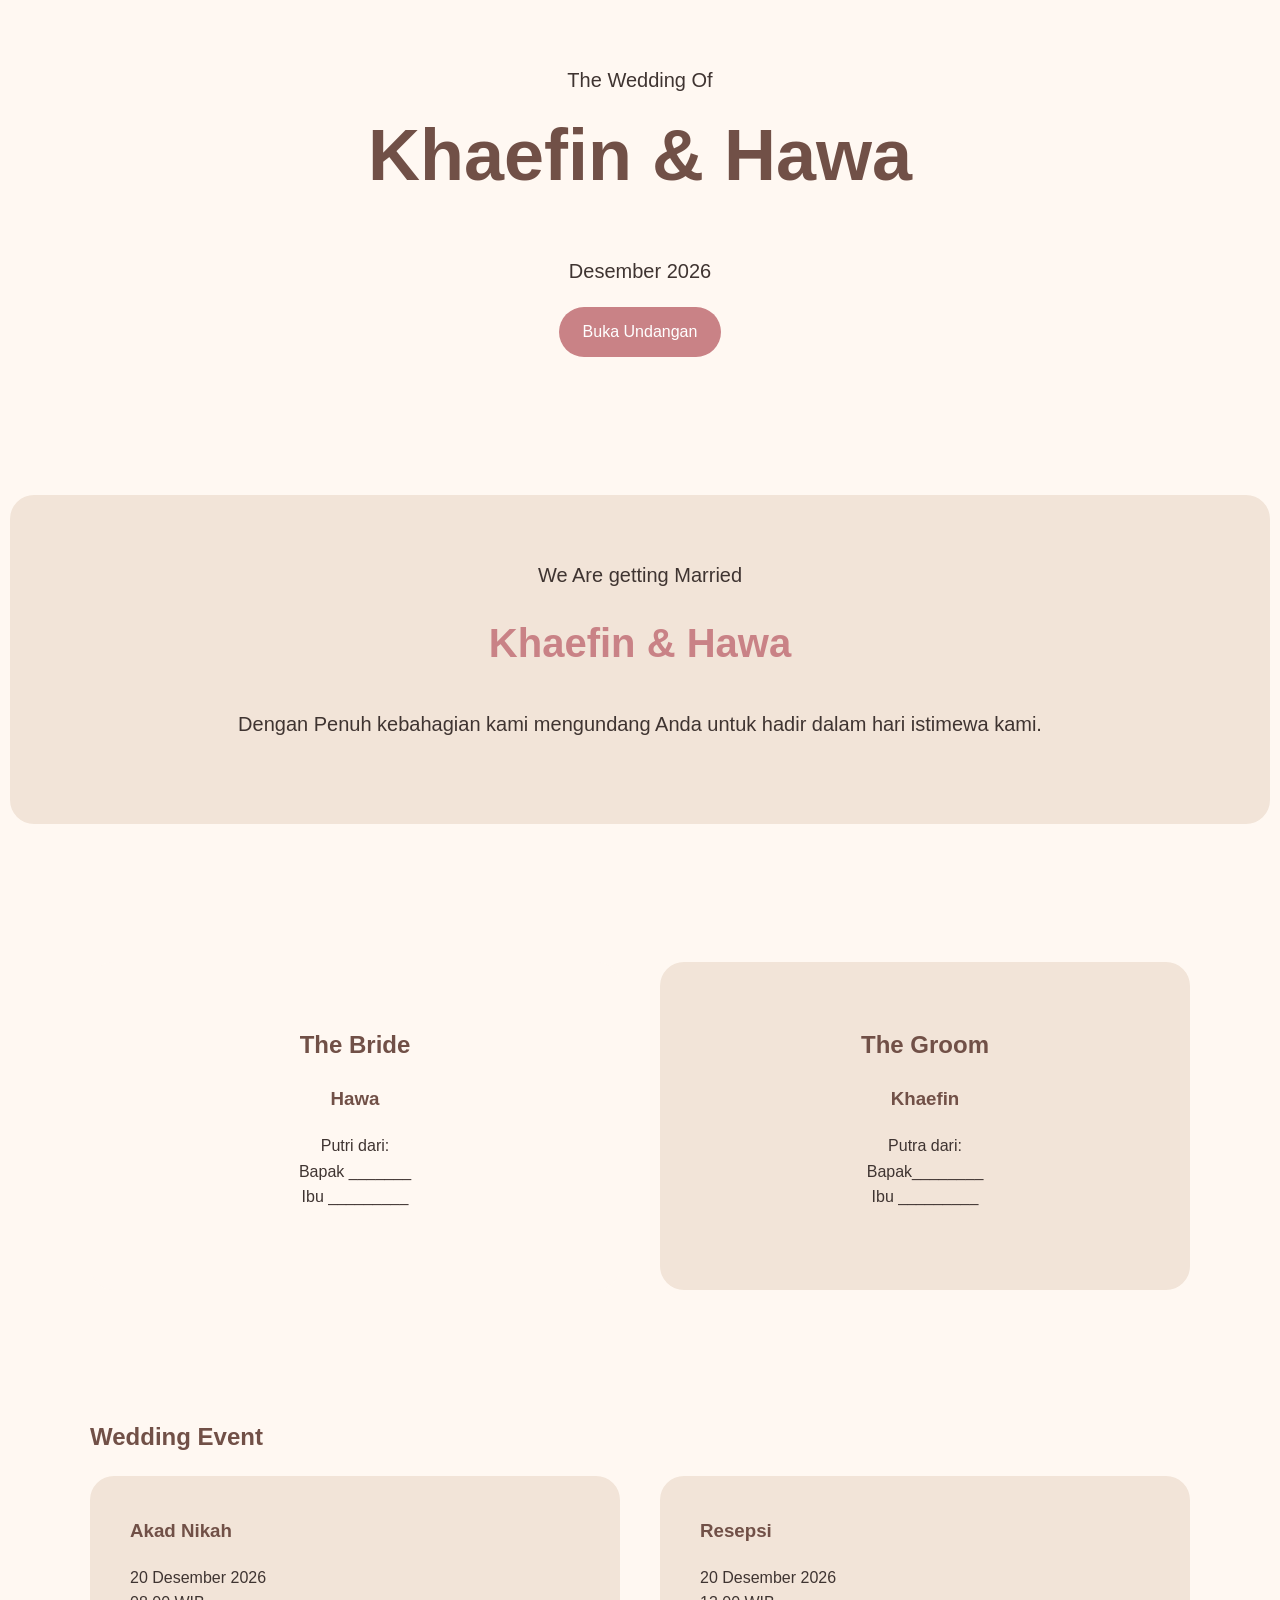
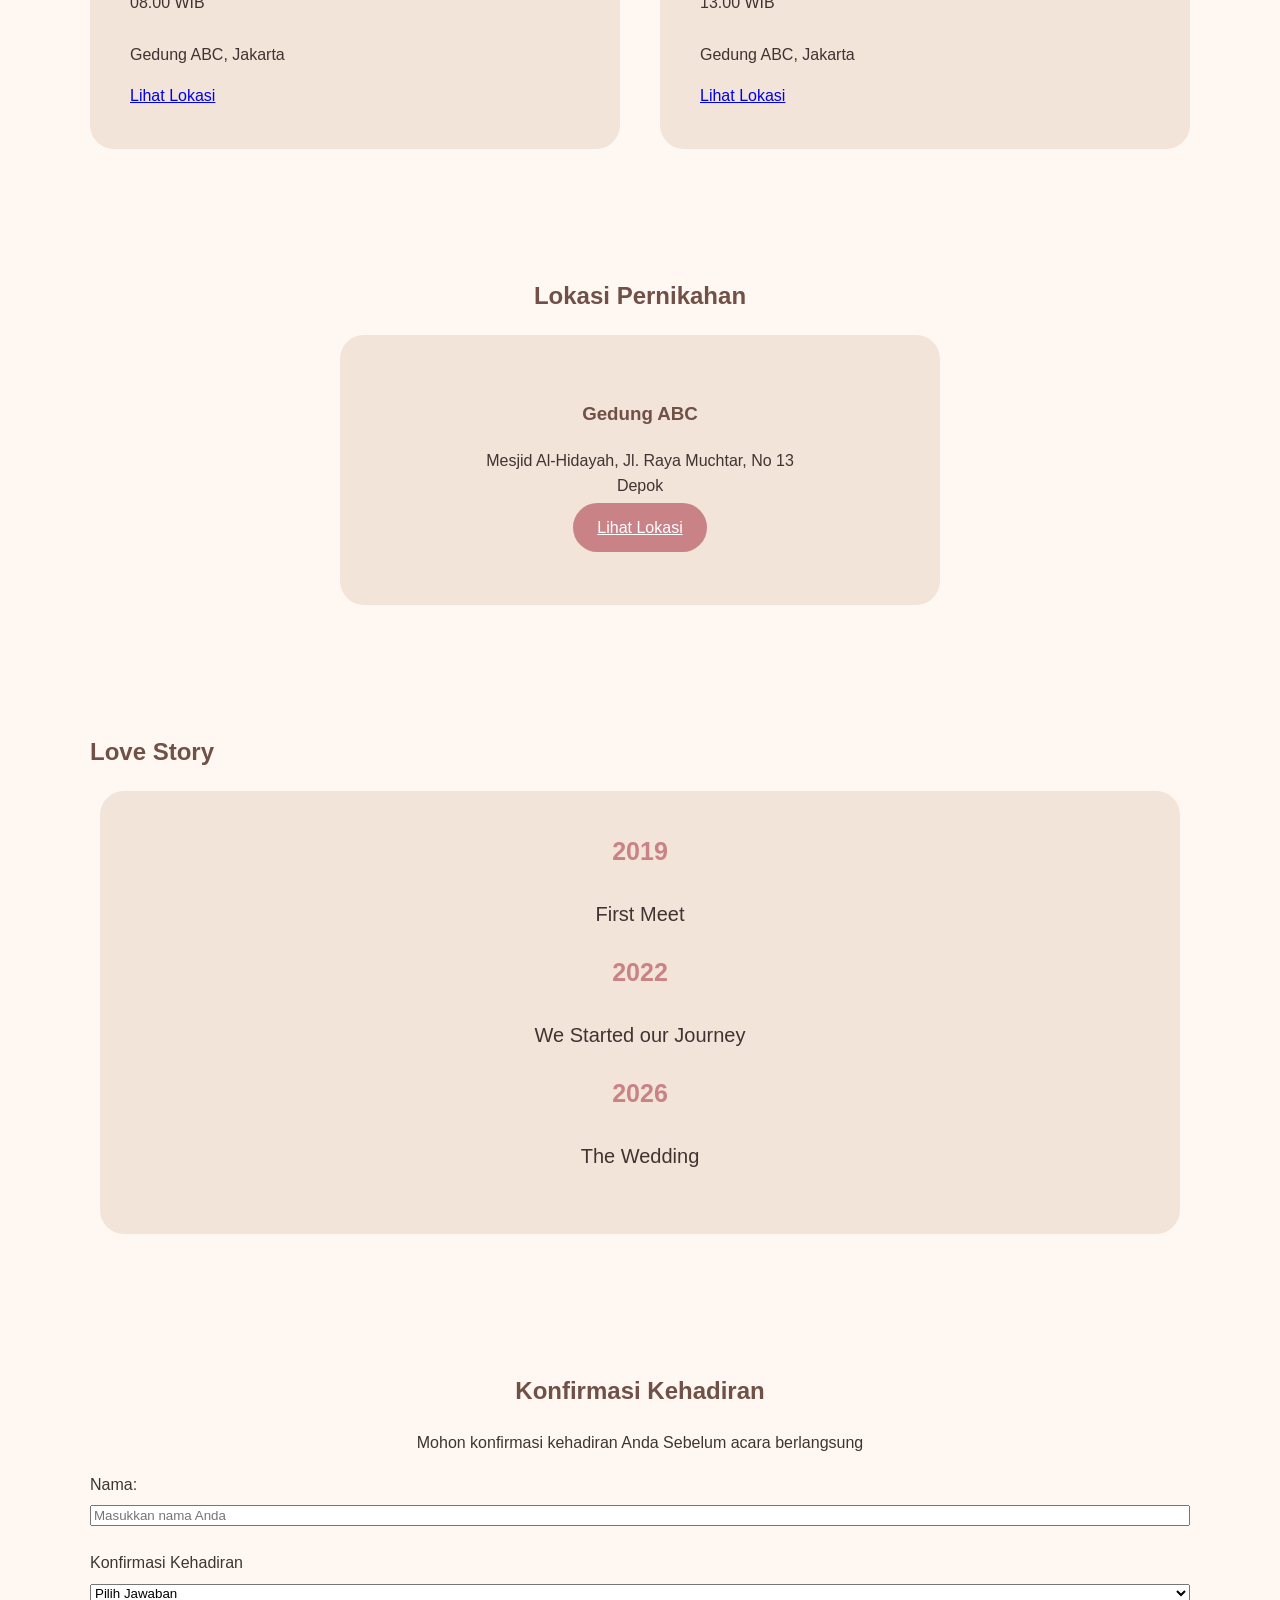
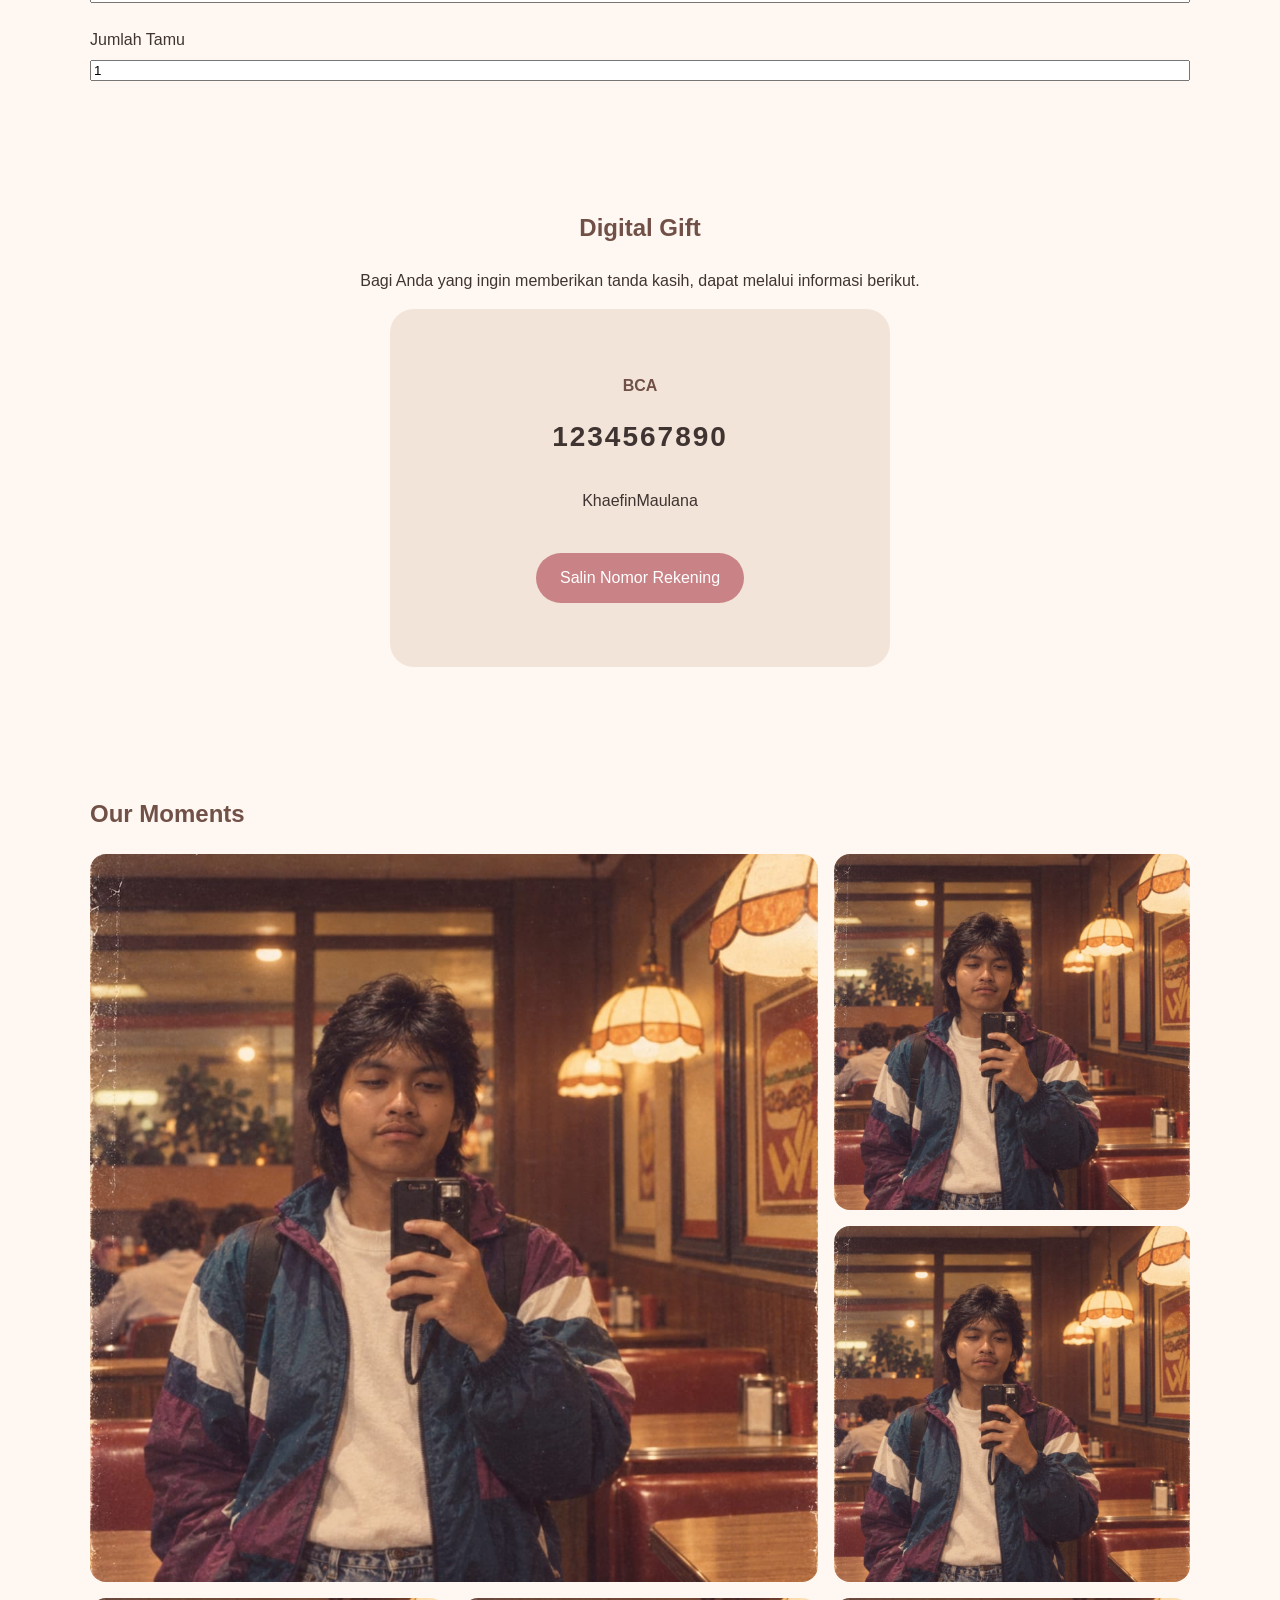
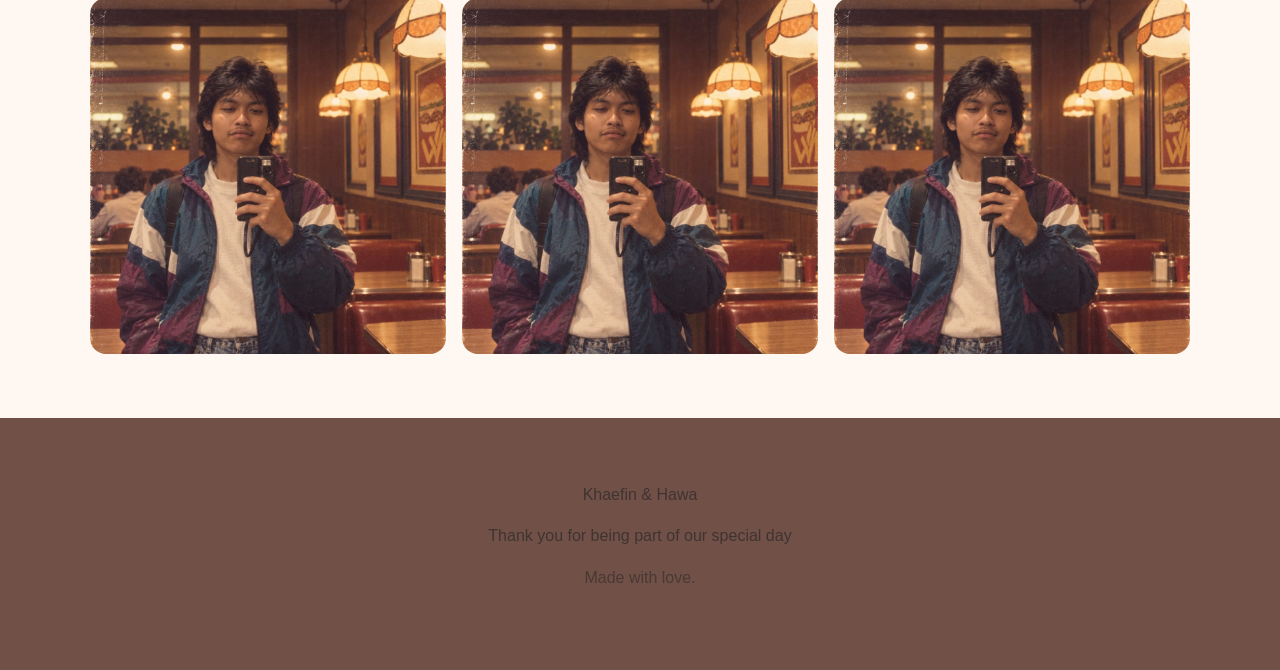
<file: frontend/index.html>
<!DOCTYPE html>
<html lang="en">
<head>
    <meta charset="UTF-8">
    <meta name="viewport" content="width=device-width, initial-scale=1.0">
    <link rel="stylesheet" href="style.css">
    <title>Latihan 1</title>
</head>
<body>
    
    <main>
         <!-- Opening -->
         <section class="opening-section">
            <div class="container">
                <div class="opening">
                    <p>The Wedding Of</p>
                    <h1>Khaefin & Hawa</h1>
                    <p> Desember 2026</p>
                    <button class="btn btn-primary">Buka Undangan</but>
                </div>
            </div>
         </section>


         <!-- Hero -->
         <section class="hero-section">
            <div class="countainer">
                <div class="hero">
                    <p>We Are getting Married</p>
                    <h2>Khaefin & Hawa</h2>
                    <p>
                        Dengan Penuh kebahagian
                        kami mengundang Anda untuk hadir
                        dalam hari istimewa kami.   
                    </p>

                </div>
            </div>
        </section>
    

         <!-- couple -->
          <section class="couple-section">  <!-- kontenn utama-->
            <div class="container">         <!-- agar element tidak terlalu berdempetan dengan layar-->
                <div class="couple">        <!-- untuk melayout item container-->
                    <article class="bride"> <!-- item countainer-->
                        <h2>The Bride</h2>
                        <h3>Hawa</h3>
                        <p>
                            Putri dari:
                            <br>
                            Bapak _______
                            <br>
                            Ibu _________
                        </p>
                    </article>

                    <article class="groom">
                        <h2>The Groom</h2>
                        <h3>Khaefin</h3>
                        <p>
                            Putra dari:
                            <br>
                            Bapak________
                            <br>
                            Ibu _________
                        </p>
                    </article>  
                </div>
            </div>
          </section>
        

        <!-- Buka Undangan (Event)-->
         <section class="event-section">
            <div class="container">
                <h2>Wedding Event</h2>

                <div class="events">
                    <article class="event-card">
                        <h3>Akad Nikah</h3>
                        <p>
                            20 Desember 2026
                            <br>
                            08.00 WIB
                            <br>
                            <br>
                            Gedung ABC, Jakarta
                        </p>
                        <a href="https://maps.app.goo.gl/wiKtHP1ckUZP8d5AA" 
                            target="_blank"
                            rel="noopener noreferrer"> Lihat Lokasi
                        </a>
                    </article>

                    <article class="event-card">
                        <h3>Resepsi</h3>
                        <p>
                            20 Desember 2026
                            <br>
                            13.00 WIB
                            <br>
                            <br>
                            Gedung ABC, Jakarta
                        </p>
                        <a href="https://maps.app.goo.gl/wiKtHP1ckUZP8d5AA" 
                            target="_blank"
                            rel="noopener noreferrer"> Lihat Lokasi
                        </a>

                    </article>
                </div>
            </div>
         </section>


         <!-- Location -->
        <section class="location-section">
            <div class="container">
                <h2>Lokasi Pernikahan</h2>
                <div class="location-card">

                    <h3>Gedung ABC</h3>
                    <p>
                        Mesjid Al-Hidayah, Jl. Raya Muchtar, No 13
                        <br>
                        Depok
                    </p>
                    <a class="btn btn-primary"
                        href="https://maps.app.goo.gl/wiKtHP1ckUZP8d5AA"
                        target="_blank"
                        rel="noopener noreferrer"> Lihat Lokasi
                    </a>

                </div>
            </div>
        </section>

        <!-- Love Story -->
         <section class="love-story-section">
            <div class="container">
                <h2>Love Story</h2>

                <div class="love-story">

                    <article class="story-item">
                        <h3>2019</h3>
                        <p> First Meet </p>
                    </article>

                    <article class="story-item">
                        <h3>2022</h3>
                        <p>We Started our Journey </p>
                    </article>

                    <article class="story-item">
                        <h3>2026</h3>
                        <p>The Wedding</p>
                    </article>

                </div>

            </div>
         </section>

         

        <!-- RSVP -->
         <section class="rsvp-section">
            <div class="container">
                <h2>Konfirmasi Kehadiran</h2>
                <p>
                    Mohon konfirmasi kehadiran Anda 
                    Sebelum acara berlangsung
                </p>
                <!-- membuat form -->
                <form class="rsvp-form">
                    <!-- untuk nama -->
                    <div class="form-grup">
                        <label for="guest-name">
                            Nama: 
                        </label>

                        <input 
                            type="text"
                            id="guest-name"
                            placeholder="Masukkan nama Anda"
                            required
                        >    
                    </div>

                    <!-- konfirmasi (menggunkan pilihan)-->
                    <div class="form-grup">
                        <label for="attendance"> Konfirmasi Kehadiran</label>
                        <select name="attendance" id="attendance" required>
                            <option value="">
                                Pilih Jawaban
                            </option>
                            <option value="hadir">
                                Saya akan hadir
                            </option>
                            <option value="tidak-hadir">
                                Saya tidak dapat hadir
                            </option>
                        </select>
                    </div>

                    <!--jumlah tamu -->
                    <div class="form-grup">
                        <label for="guest-count">
                            Jumlah Tamu
                        </label>
                        <!-- input jumlah -->
                        <input 
                        type="number" 
                        name="guestCount" 
                        id="guest-count"
                        min="1"
                        max="5"
                        value="1"
                        required
                        >
                    </div>

                </form>
            </div>
         </section>


         <!-- GIFT -->
         <!-- Digital Gift -->
        <section class="gift-section">
            <div class="container">
                <h2>Digital Gift</h2>
                <p>
                    Bagi Anda yang ingin memberikan tanda kasih,
                    dapat melalui informasi berikut.
                </p>

                <div class="gift-card">
                    <p class="bank-name">BCA</p>
                    <p class="account-number">1234567890</p>
                    <p class="account-name">KhaefinMaulana</p>

                    <button
                        class="btn btn-primary"
                        type="button"> Salin Nomor Rekening
                    </button>
                
                </div>
            </div>
        </section>


         <!-- Galery -->
          <section class="gallery-section">
                <div class="container">
                    <h2>Our Moments</h2>

                    <div class="gallery">
                        <img class="photo-big" src="assets/kefin_vintage.jpeg" alt="Foto kefin 1">
                        <img src="assets/kefin_vintage.jpeg" alt="Foto kefin 2">
                        <img src="assets/kefin_vintage.jpeg" alt="Foto kefin 3">
                        <img src="assets/kefin_vintage.jpeg" alt="Foto kefin 4">
                        <img src="assets/kefin_vintage.jpeg" alt="Foto kefin 5">
                        <img src="assets/kefin_vintage.jpeg" alt="Foto kefin 6">
                    </div>
                    
                </div>
            </section>


        <!-- FOOTER -->
        <footer class="footer">
            <div class="container">
                <p>Khaefin & Hawa</p>
                <p>Thank you for being part of our special day</p>
                <p class="footer-credit">Made with love.</p>
            </div>
        </footer>

    </main>

</body>
</html>
</file>
<file: frontend/style.css>
/* ==================================================
   1. DESIGN TOKENS
================================================== */
:root {
    /* Colors */
    --color-bg: #FFF8F2;
    --color-surface: #F2E4D8;
    --color-primary: #C98286;
    --color-accent: #E8A6A6;
    --color-heading: #715047;
    --color-text: #3F3431;
    --color-white: #FFFFFF;

    /* Spacing */
    --space-xs: 8px;
    --space-sm: 16px;
    --space-md: 24px;
    --space-lg: 40px;
    --space-xl: 64px;
    --space-xxl: 96px;

    /* Border Radius */
    --radius-sm: 8px;
    --radius-md: 16px;
    --radius-lg: 24px;
    --radius-pill: 999px;
}


/* ==================================================
   SECTION
================================================== */
.hero-section {
    padding: var(--space-xl) 0;
}

.couple-section {
    padding: var(--space-xl) 0;
}

.event-section {
    padding: var(--space-xl) 0;
}

.love-story-section {
    padding: var(--space-xl) 0;
}

.gallery-section {
    padding: var(--space-xl) 0;
}
.location-section{
    padding: var(--space-xl) 0;
    text-align: center;
}
.gift-section{
    padding: var(--space-xl) 0;
    text-align: center;
}
.rsvp-section{
    padding: var(--space-xl) 0;
    text-align: center;
}


/* ==================================================
   2. GLOBAL / RESET
================================================== */
* {
    box-sizing: border-box;
}
html {
    scroll-behavior: smooth;
}
body {
    margin: 0;
    font-family: Arial, sans-serif;
    color: var(--color-text);
    background-color: var(--color-bg);
    font-size: 16px;
    line-height: 1.6;
}


/* ==================================================
   3. TYPOGRAPHY
================================================== */
h1,
h2,
h3,
p {
    margin-top: 0;
}

h1,
h2,
h3 {
    color: var(--color-heading);
}

p{
    color: var(--color-text);
}


/* ==================================================
   4. LAYOUT
================================================== */
.container {
    width: min(calc(100% - 32px), 1100px);
    margin-inline: auto;
}


/* ==================================================
   5. BUTTON COMPONENT
================================================== */
.btn {
    border: none;
    padding: var(--space-sm) var(--space-md);
    border-radius: var(--radius-pill);
    cursor: pointer;
    font-size: 16px;
    font-family: inherit;
}

.btn-primary {
    background-color: var(--color-primary);
    color: var(--color-white);
}
.btn-primary:hover{
    opacity: 0.9;
}


/* ==================================================
   6. OPENING
================================================== */
.opening {
    background-color: var(--color-bg);
    text-align: center;
    padding: var(--space-xl) 0;
}
.opening h1 {
    font-size: clamp(40px, 8vw, 72px);
    line-height: 1.1;
    color: var(--color-heading);
}
.opening p {
    font-size: clamp(16px, 2vw, 20px);
    line-height: 1.6;
}


/* ==================================================
   7. HERO
================================================== */
.hero {
    background-color: var(--color-surface);
    text-align: center;
    padding: var(--space-xl) 0;
    margin: 10px;
    border-radius: var(--radius-lg);
}
.hero h2 {
    font-size: clamp(28px, 5vw, 40px);
    color: var(--color-primary);
}
.hero p {
    font-size: clamp(16px, 2vw, 20px);
    line-height: 1.6;
    color: var(--color-text);
}


/* ==================================================
   8. COUPLE
================================================== */
/* mobile first */
.couple {
    display: flex;
    flex-direction: column;
    gap: var(--space-lg);
}
.bride,
.groom {
    flex: 1;
    padding: var(--space-xl);
    border-radius: var(--radius-lg);
    text-align: center;
}
.bride {
    background-color: var(--color-bg);
}
.groom {
    background-color: var(--color-surface);
}
.bride h2,
.groom h2 {
    color: var(--color-heading);
}


/* ==================================================
   9. EVENT
================================================== */
.events {
    display: flex;
    flex-direction: column;
    gap: var(--space-lg);
    
}
.event-card{
    padding: var(--space-lg);
    background-color: var(--color-surface);
    gap:var(--space-lg);
    border-radius: var(--radius-lg);
}


/* ==================================================
   10. LOVE STORY
================================================== */
.love-story {
    background-color: var(--color-surface);
    text-align: center;
    padding: var(--space-lg) 0;
    margin: 10px;
    border-radius: var(--radius-lg);
}

.love-story h2 {
    font-size: clamp(28px, 5vw, 36px);
    color: var(--color-primary);
}

.love-story h3 {
    font-size: clamp(20px, 4vw, 25px);
    color: var(--color-primary);
}

.love-story p {
    font-size: clamp(16px, 2vw, 20px);
    line-height: 1.8;
    color: var(--color-text);
}


/* ==================================================
   LOCATION
================================================== */
.location-card{
    max-width: 600px;
    margin-inline:auto;
    padding: var(--space-xl);
    background-color: var(--color-surface);
    border-radius: var(--radius-lg);
}


/* ==================================================
   RSVP
================================================== */
.rsvp-form{
    width: min(calc(100%-32px),600px);
    margin-inline: auto;
    display: flex;
    flex-direction: column;
    gap: var(--space-md);
}
.form-grup{
    display: flex;
    flex-direction: column;
    gap: var(--space-xs);
    text-align: left;
}
.form-grup input:focus,
.form-grup select:focus {
    width:100%;
    padding: 14px 16px;
    border: 1px solid #d8c7bf;
    border-radius: var(--radius-md);
    font-size: 16px;
    font-family: 16px;
    font-family: inherit;
    background-color: var(--color-white);
}


/* ==================================================
   GIFT
================================================== */
.gift-card{
    max-width: 500px;
    margin-inline: auto;
    padding: var(--space-xl);
    background-color: var(--color-surface);
    border-radius: var(--radius-lg);
}
.bank-name{
    font-weight: 700;
    color:var(--color-heading)
}
.account-number{
    font-size: 28px;
    font-weight: 700;
    letter-spacing: 2px;
}
.account-name{
    margin-bottom: var(--space-lg);
}


/* ==================================================
   11. GALLERY
================================================== */
.gallery {
    background-color: var(--color-bg);
    text-align: center;    display: grid;
    grid-template-columns: 1fr;
    gap: var(--space-sm);

}
.gallery img {
    width: 100%;
    aspect-ratio: 1 / 1;
    object-fit: cover;
    border-radius: var(--radius-md);
}
.photo-big {
    grid-column: span 1;
    grid-row: span 1;
}


/* ==================================================
   RESPONSIVE
================================================== */
/* untuk tablet */
@media (min-width: 480px) {

    .gallery {
        grid-template-columns: repeat(2, 1fr);
    }
    .photo-big {
        grid-column: span 2;
        grid-row: span 2;
    }


}

/* untuk dekstop */
@media (min-width: 768px) {

    .couple {
        flex-direction: row;
        justify-content: center;
        align-items: stretch;
    }

    .bride,
    .groom {
        width: 40%;
    }

    .gallery {
        grid-template-columns: repeat(3, 1fr);
    }

    .photo-big {
        grid-column: span 2;
        grid-row: span 2;
    }

}

@media (min-width:768px){
    .events{
        flex-direction: row;
    }
    .event-card{
        flex:1;
    }
}


/* ==================================================
   FOOTER
================================================== */
.footer{
    padding: var(--space-xl) 0;
    background-color: var(--color-heading);
    color: var(--color-white);
    text-align: center;
}
.footer p{
    margin-bottom: var(--space-sm);
}
.footer-credit{
    opacity: 0.8;
    font-family: 14px;
}
</file>
